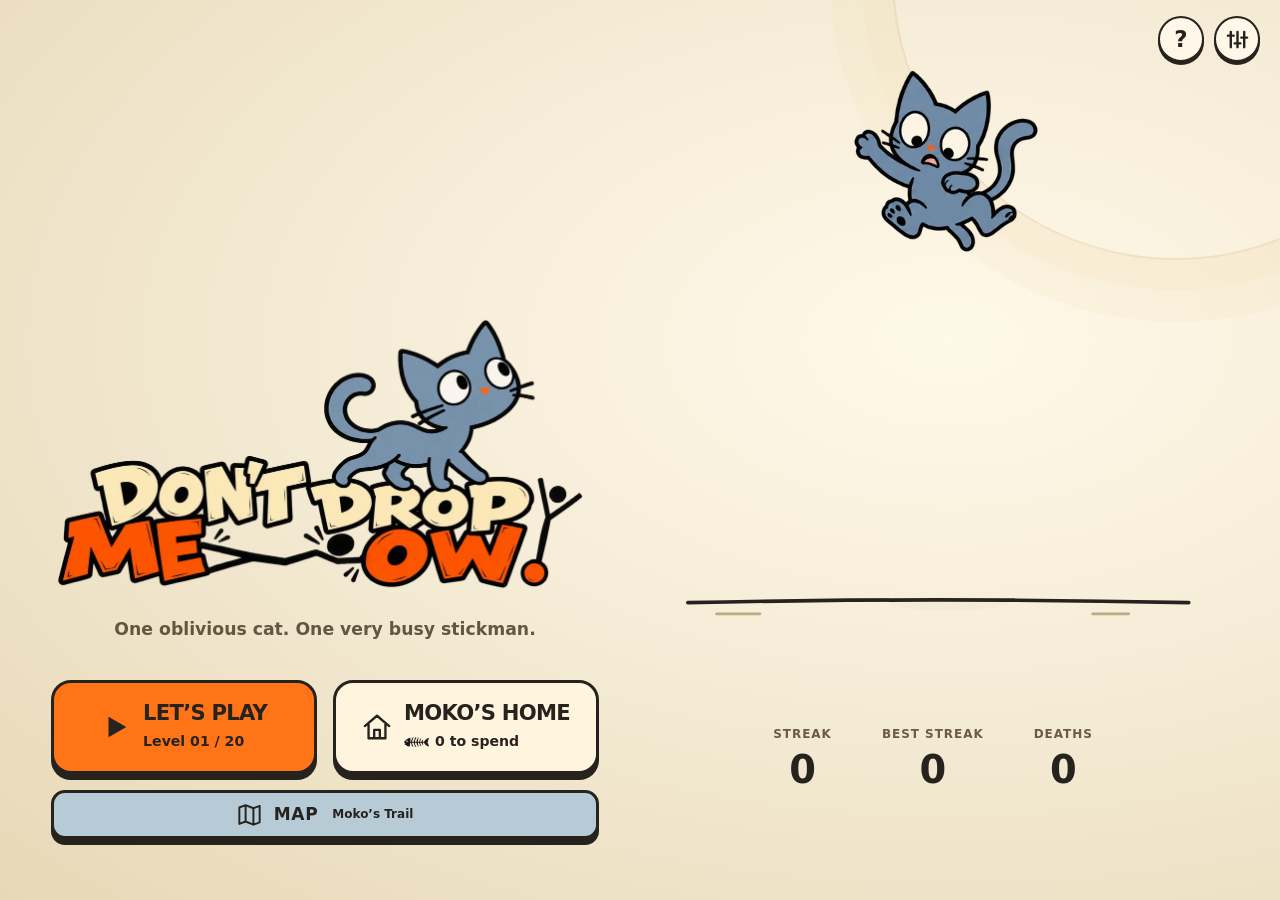
<file: index.html>
<!doctype html>
<html lang="en">
  <head>
    <meta charset="UTF-8" />
    <meta name="viewport" content="width=device-width, initial-scale=1.0, viewport-fit=cover, user-scalable=no" />
    <meta name="theme-color" content="#0b1020" />
    <link rel="icon" type="image/png" href="./images/icon.png" />
    <link rel="apple-touch-icon" href="./images/icon.png" />
    <meta name="robots" content="noindex, nofollow" />
    <meta name="description" content="DDMO — a Snappy Fox Games title." />
    <title>Don't Drop Me-Ow!</title>
    <script type="module" crossorigin src="./assets/index-BuWSFHKC.js"></script>
    <link rel="stylesheet" crossorigin href="./assets/index-BkdxqSCH.css">
  </head>
  <body>
    <div id="root"></div>
  </body>
</html>
</file>
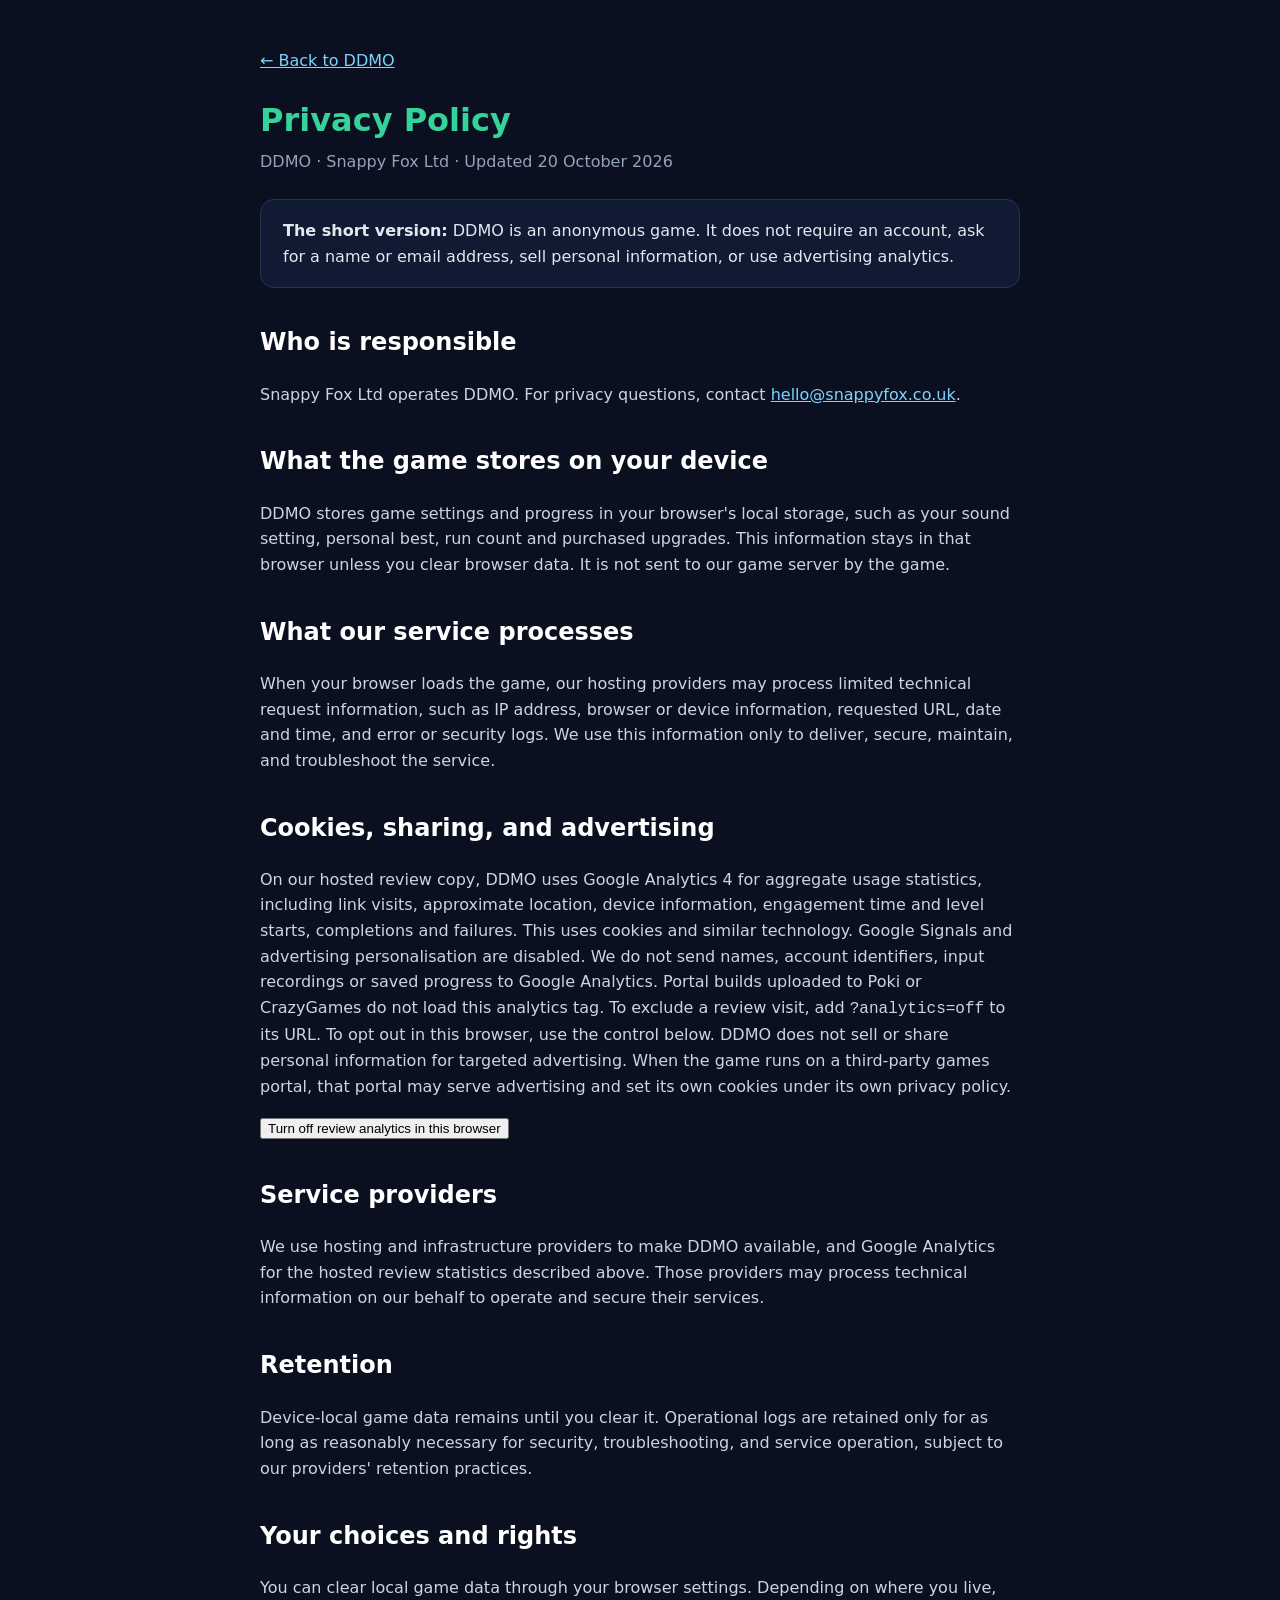
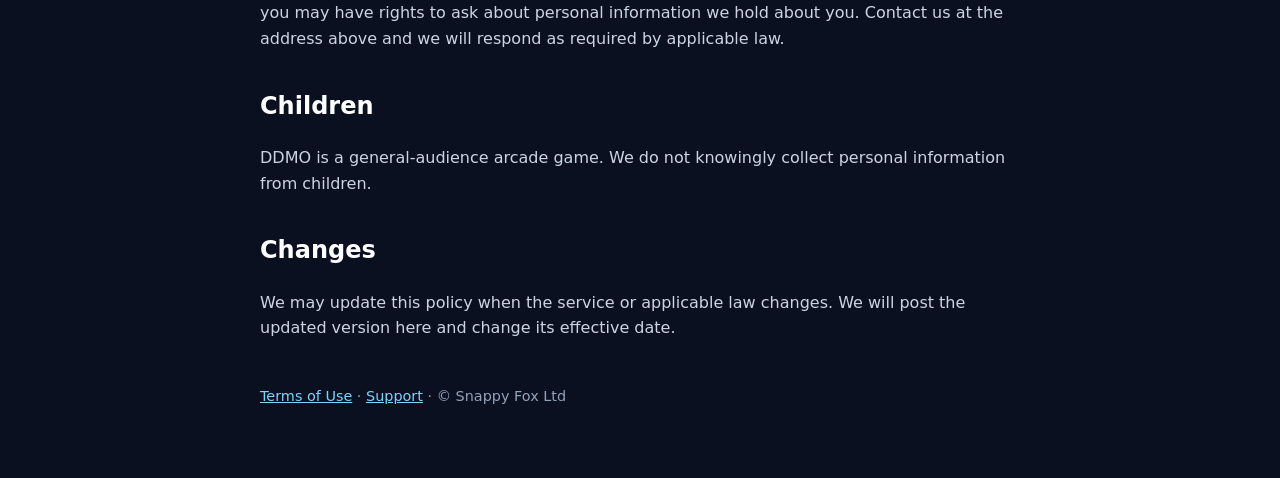
<file: privacy.html>
<!doctype html>
<html lang="en">
  <head>
    <meta charset="utf-8" />
    <meta name="viewport" content="width=device-width, initial-scale=1" />
    <meta name="theme-color" content="#0b1020" />
    <link rel="icon" type="image/png" href="./images/icon.png" />
    <link rel="canonical" href="https://snappyfoxgames.co.uk/privacy" />
    <meta name="description" content="How DDMO handles browser storage and limited technical information." />
    <title>DDMO Privacy Policy</title>
    <style>body{margin:0;background:#0b1020;color:#e2e8f0;font:16px/1.6 system-ui,-apple-system,"Segoe UI",sans-serif}main{max-width:760px;margin:auto;padding:48px 24px 72px}a{color:#7dd3fc}h1{color:#34d399;margin-bottom:0}h2{margin-top:2.2rem;color:#fff}p,li{color:#cbd5e1}.eyebrow{color:#94a3b8;margin-top:.2rem}.card{background:#111a33;border:1px solid #263555;border-radius:14px;padding:18px 22px;margin:24px 0}footer{margin-top:44px;color:#94a3b8;font-size:.9rem}</style>
  </head>
  <body>
    <main>
      <a href="./">← Back to DDMO</a>
      <h1>Privacy Policy</h1>
      <p class="eyebrow">DDMO · Snappy Fox Ltd · Updated 20 October 2026</p>
      <div class="card"><strong>The short version:</strong> DDMO is an anonymous game. It does not require an account, ask for a name or email address, sell personal information, or use advertising analytics.</div>

      <h2>Who is responsible</h2>
      <p>Snappy Fox Ltd operates DDMO. For privacy questions, contact <a href="mailto:hello@snappyfox.co.uk">hello@snappyfox.co.uk</a>.</p>

      <h2>What the game stores on your device</h2>
      <p>DDMO stores game settings and progress in your browser's local storage, such as your sound setting, personal best, run count and purchased upgrades. This information stays in that browser unless you clear browser data. It is not sent to our game server by the game.</p>

      <h2>What our service processes</h2>
      <p>When your browser loads the game, our hosting providers may process limited technical request information, such as IP address, browser or device information, requested URL, date and time, and error or security logs. We use this information only to deliver, secure, maintain, and troubleshoot the service.</p>

      <h2>Cookies, sharing, and advertising</h2>
      <p>On our hosted review copy, DDMO uses Google Analytics 4 for aggregate usage statistics, including link visits, approximate location, device information, engagement time and level starts, completions and failures. This uses cookies and similar technology. Google Signals and advertising personalisation are disabled. We do not send names, account identifiers, input recordings or saved progress to Google Analytics. Portal builds uploaded to Poki or CrazyGames do not load this analytics tag. To exclude a review visit, add <code>?analytics=off</code> to its URL. To opt out in this browser, use the control below. DDMO does not sell or share personal information for targeted advertising. When the game runs on a third-party games portal, that portal may serve advertising and set its own cookies under its own privacy policy.</p>

      <p><button id="analytics-optout" type="button">Turn off review analytics in this browser</button> <span id="analytics-status" role="status"></span></p>
      <script>
        document.getElementById("analytics-optout").addEventListener("click", function () {
          try { localStorage.setItem("sfg-analytics-opt-out", "true"); document.getElementById("analytics-status").textContent = "Review analytics off. Reload any open game tab."; }
          catch (_) { document.getElementById("analytics-status").textContent = "Browser storage is unavailable. Use ?analytics=off on the game URL."; }
        });
      </script>
      <h2>Service providers</h2>
      <p>We use hosting and infrastructure providers to make DDMO available, and Google Analytics for the hosted review statistics described above. Those providers may process technical information on our behalf to operate and secure their services.</p>

      <h2>Retention</h2>
      <p>Device-local game data remains until you clear it. Operational logs are retained only for as long as reasonably necessary for security, troubleshooting, and service operation, subject to our providers' retention practices.</p>

      <h2>Your choices and rights</h2>
      <p>You can clear local game data through your browser settings. Depending on where you live, you may have rights to ask about personal information we hold about you. Contact us at the address above and we will respond as required by applicable law.</p>

      <h2>Children</h2>
      <p>DDMO is a general-audience arcade game. We do not knowingly collect personal information from children.</p>

      <h2>Changes</h2>
      <p>We may update this policy when the service or applicable law changes. We will post the updated version here and change its effective date.</p>
      <footer><a href="./terms.html">Terms of Use</a> · <a href="./support.html">Support</a> · © Snappy Fox Ltd</footer>
    </main>
  </body>
</html>
</file>
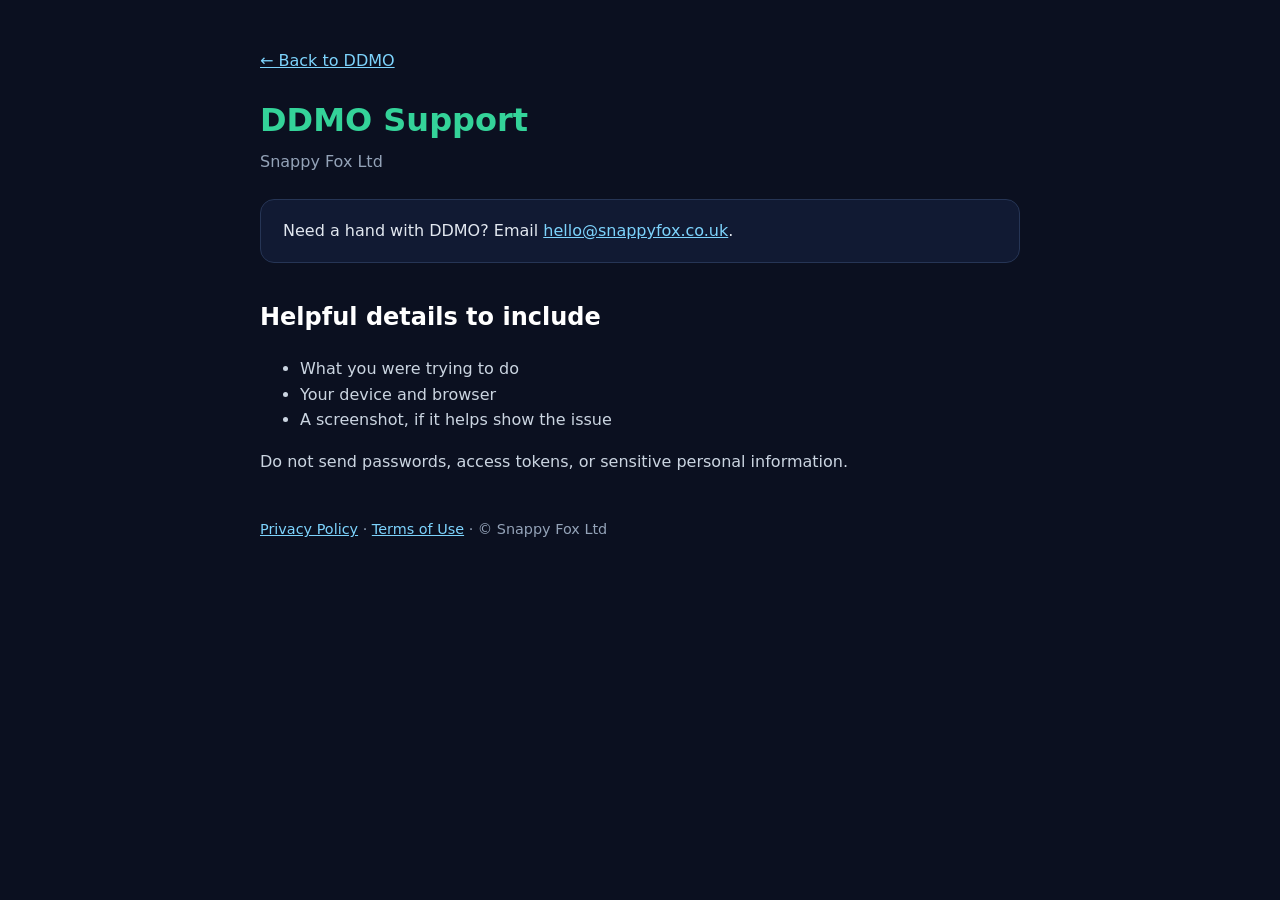
<file: support.html>
<!doctype html>
<html lang="en">
  <head>
    <meta charset="utf-8" />
    <meta name="viewport" content="width=device-width, initial-scale=1" />
    <meta name="theme-color" content="#0b1020" />
    <link rel="icon" type="image/png" href="./images/icon.png" />
    <link rel="canonical" href="https://snappyfoxgames.co.uk/support" />
    <meta name="description" content="DDMO support and contact information from Snappy Fox Ltd." />
    <title>DDMO Support</title>
    <style>body{margin:0;background:#0b1020;color:#e2e8f0;font:16px/1.6 system-ui,-apple-system,"Segoe UI",sans-serif}main{max-width:760px;margin:auto;padding:48px 24px 72px}a{color:#7dd3fc}h1{color:#34d399;margin-bottom:0}h2{margin-top:2.2rem;color:#fff}p,li{color:#cbd5e1}.eyebrow{color:#94a3b8;margin-top:.2rem}.card{background:#111a33;border:1px solid #263555;border-radius:14px;padding:18px 22px;margin:24px 0}footer{margin-top:44px;color:#94a3b8;font-size:.9rem}</style>
  </head>
  <body>
    <main>
      <a href="./">← Back to DDMO</a>
      <h1>DDMO Support</h1>
      <p class="eyebrow">Snappy Fox Ltd</p>
      <div class="card">Need a hand with DDMO? Email <a href="mailto:hello@snappyfox.co.uk">hello@snappyfox.co.uk</a>.</div>
      <h2>Helpful details to include</h2>
      <ul><li>What you were trying to do</li><li>Your device and browser</li><li>A screenshot, if it helps show the issue</li></ul>
      <p>Do not send passwords, access tokens, or sensitive personal information.</p>
      <footer><a href="./privacy.html">Privacy Policy</a> · <a href="./terms.html">Terms of Use</a> · © Snappy Fox Ltd</footer>
    </main>
  </body>
</html>
</file>
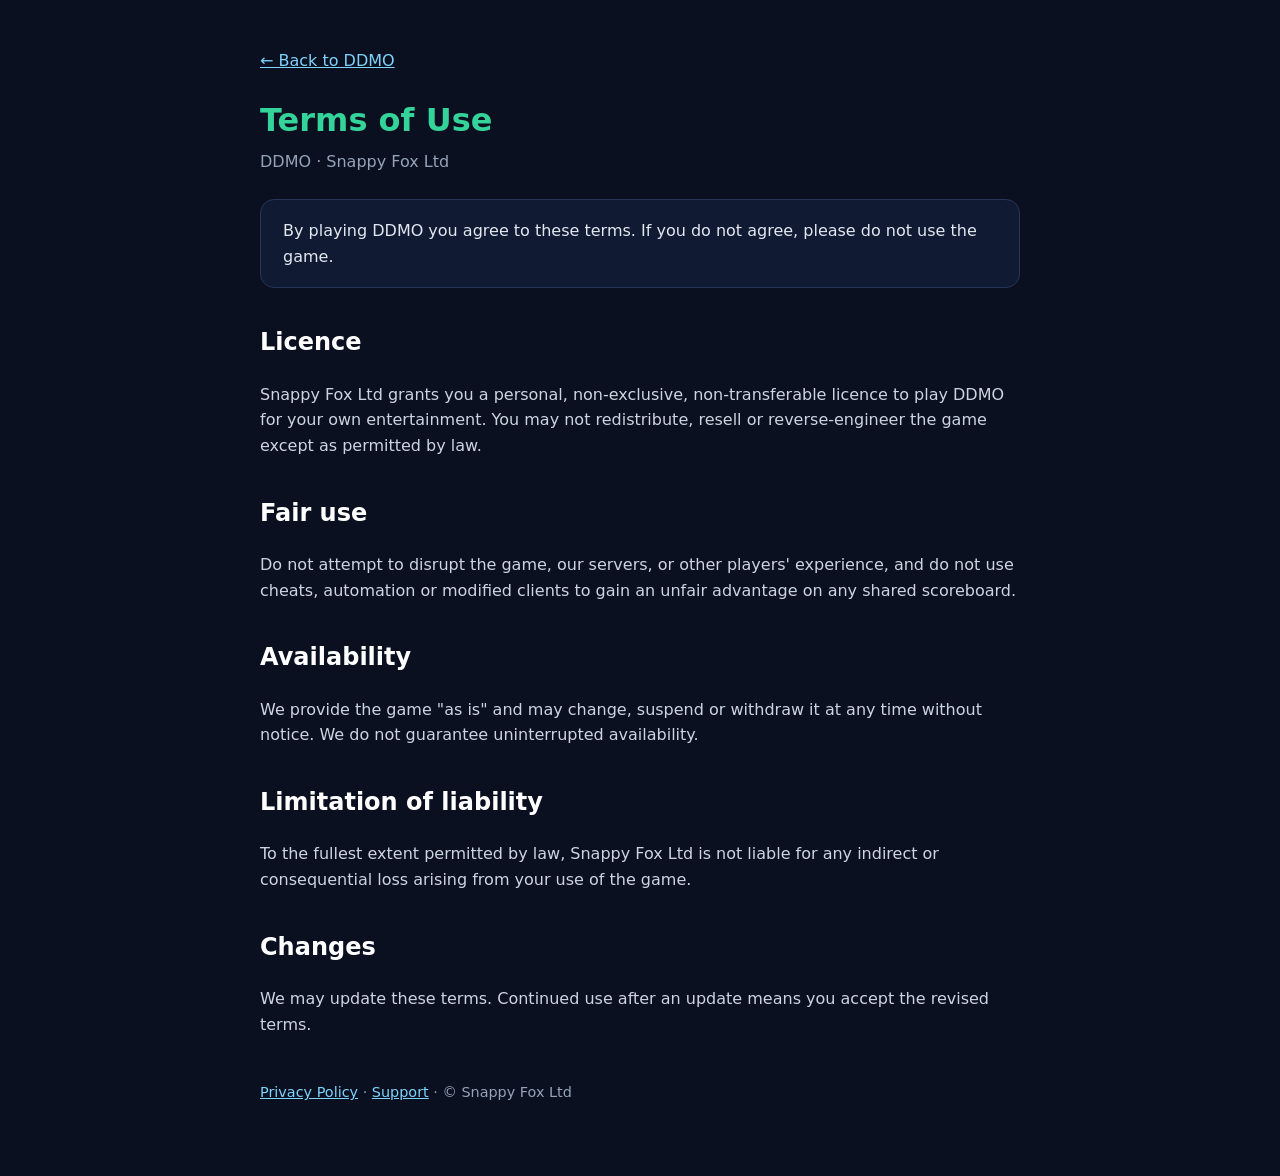
<file: terms.html>
<!doctype html>
<html lang="en">
  <head>
    <meta charset="utf-8" />
    <meta name="viewport" content="width=device-width, initial-scale=1" />
    <meta name="theme-color" content="#0b1020" />
    <link rel="icon" type="image/png" href="./images/icon.png" />
    <link rel="canonical" href="https://snappyfoxgames.co.uk/terms" />
    <meta name="description" content="Terms of use for DDMO by Snappy Fox Ltd." />
    <title>DDMO Terms of Use</title>
    <style>body{margin:0;background:#0b1020;color:#e2e8f0;font:16px/1.6 system-ui,-apple-system,"Segoe UI",sans-serif}main{max-width:760px;margin:auto;padding:48px 24px 72px}a{color:#7dd3fc}h1{color:#34d399;margin-bottom:0}h2{margin-top:2.2rem;color:#fff}p,li{color:#cbd5e1}.eyebrow{color:#94a3b8;margin-top:.2rem}.card{background:#111a33;border:1px solid #263555;border-radius:14px;padding:18px 22px;margin:24px 0}footer{margin-top:44px;color:#94a3b8;font-size:.9rem}</style>
  </head>
  <body>
    <main>
      <a href="./">← Back to DDMO</a>
      <h1>Terms of Use</h1>
      <p class="eyebrow">DDMO · Snappy Fox Ltd</p>
      <div class="card">By playing DDMO you agree to these terms. If you do not agree, please do not use the game.</div>

      <h2>Licence</h2>
      <p>Snappy Fox Ltd grants you a personal, non-exclusive, non-transferable licence to play DDMO for your own entertainment. You may not redistribute, resell or reverse-engineer the game except as permitted by law.</p>

      <h2>Fair use</h2>
      <p>Do not attempt to disrupt the game, our servers, or other players' experience, and do not use cheats, automation or modified clients to gain an unfair advantage on any shared scoreboard.</p>

      <h2>Availability</h2>
      <p>We provide the game "as is" and may change, suspend or withdraw it at any time without notice. We do not guarantee uninterrupted availability.</p>

      <h2>Limitation of liability</h2>
      <p>To the fullest extent permitted by law, Snappy Fox Ltd is not liable for any indirect or consequential loss arising from your use of the game.</p>

      <h2>Changes</h2>
      <p>We may update these terms. Continued use after an update means you accept the revised terms.</p>
      <footer><a href="./privacy.html">Privacy Policy</a> · <a href="./support.html">Support</a> · © Snappy Fox Ltd</footer>
    </main>
  </body>
</html>
</file>
<file: assets/index-BkdxqSCH.css>
:root{--bg: #cfc0a0;--panel: #e7dabd;--panel-2: #efe6cf;--line: #b8a77e;--text: #26231f;--muted: #6f6450;--accent: #e8622a;--accent-2: #3a352d;--danger: #b8452a}*{box-sizing:border-box}html,body,#root{height:100%;margin:0}body{background:var(--bg);color:var(--text);font:16px/1.5 system-ui,-apple-system,Segoe UI,sans-serif;-webkit-font-smoothing:antialiased}.app-shell{height:100%;display:flex;align-items:center;justify-content:center;padding:16px}.menu,.panel,.game-frame{width:min(100%,520px);height:min(100%,900px);background:var(--panel);border:1px solid var(--line);border-radius:20px;overflow:hidden;position:relative;display:flex;flex-direction:column}.is-game .game-frame{width:min(100%,1280px,calc((100dvh - 32px) * 16 / 9));height:auto;aspect-ratio:16 / 9}@media(orientation:portrait){.app-shell.is-game{padding:0}.is-game .game-frame{width:100%;height:100%;aspect-ratio:auto;border:none;border-radius:0}}.menu{padding:32px 24px;gap:20px}.menu-head h1{margin:0;font-size:40px;letter-spacing:.02em}.menu-head p{margin:6px 0 0;color:var(--muted)}.menu-modes{display:flex;flex-direction:column;gap:12px;flex:1}.mode-card{display:flex;flex-direction:column;gap:4px;text-align:left;padding:16px 18px;border-radius:14px;border:1px solid var(--line);background:var(--panel-2);color:var(--text);cursor:pointer;transition:transform .08s ease,border-color .12s ease}.mode-card:hover{border-color:var(--accent);transform:translateY(-1px)}.mode-label{font-weight:700;font-size:18px}.mode-blurb{color:var(--muted);font-size:14px}.mode-controls{color:var(--accent-2);font-size:12px;letter-spacing:.04em}.mode-best{color:var(--accent);font-size:12px;font-weight:700}.menu-foot{display:flex;gap:10px}.menu-best{margin:0;color:var(--muted);font-size:13px;text-align:center}button{font:inherit}.primary,.ghost,.danger{padding:10px 16px;border-radius:12px;border:1px solid var(--line);cursor:pointer}.primary{background:var(--accent);color:#efe6cf;border-color:transparent;font-weight:700}.primary:disabled{opacity:.4;cursor:not-allowed}.ghost{background:transparent;color:var(--text);flex:1}.danger{background:var(--danger);color:#fff;border-color:transparent}.panel{padding:28px 24px;gap:16px;overflow-y:auto}.panel h1{margin:0}.row{display:flex;align-items:center;justify-content:space-between;gap:12px;padding:12px 0;border-bottom:1px solid var(--line)}.currency{color:var(--accent);font-weight:700;margin:0}.upgrade-list{list-style:none;margin:0;padding:0;display:flex;flex-direction:column;gap:12px}.upgrade{display:flex;align-items:center;justify-content:space-between;gap:12px;padding:14px;border:1px solid var(--line);border-radius:12px;background:var(--panel-2)}.upgrade-info{display:flex;flex-direction:column;gap:2px}.upgrade-info span{color:var(--muted);font-size:13px}.upgrade-info em{color:var(--accent-2);font-size:12px;font-style:normal}.game-frame{background:var(--bg)}.game-loading{flex:1;display:flex;align-items:center;justify-content:center;color:var(--muted)}.run-recovery{position:absolute;inset:0;z-index:20;display:grid;place-items:center;padding:24px;background:#e7dabdf5}.run-recovery-card{width:min(100%,360px);text-align:center}.run-recovery.is-loading .run-recovery-card{visibility:hidden;animation:run-wait-notice 0s 1.2s forwards}@keyframes run-wait-notice{to{visibility:visible}}.run-recovery-card b{display:block;font-size:clamp(22px,4vw,30px)}.run-recovery-card p{margin:12px 0 24px;color:var(--muted)}.run-recovery-card button{display:block;width:100%;min-height:48px;margin-top:12px;border:2px solid var(--text);border-radius:12px;background:var(--panel-2);color:var(--text);font:inherit;font-weight:800;cursor:pointer}.run-recovery-card .run-recovery-primary{background:var(--accent);color:#fff7e7}.run-recovery-card button:focus-visible{outline:3px solid var(--accent);outline-offset:4px}@media(max-height:420px){.run-recovery{padding:12px}.run-recovery-card p{margin:6px 0 10px}}.game-canvas{flex:1;min-height:0}.game-canvas canvas{display:block;width:100%!important;height:100%!important}.game-exit{position:absolute;top:30px;right:36px;padding:8px 14px;border:none;border-radius:2px;background:#26231f;color:#efe6cf;font-size:16px;font-weight:700;letter-spacing:.02em;cursor:pointer;transition:transform .08s ease}.game-exit:hover{transform:translateY(-1px)}.game-pause{position:absolute;inset:0;display:flex;flex-direction:column;align-items:center;justify-content:center;gap:14px;background:#26231f73;color:#efe6cf;letter-spacing:.04em;pointer-events:none;user-select:none;-webkit-user-select:none;z-index:3}.game-pause b{font-size:30px;font-weight:700}.game-pause span{font-size:15px;color:#cfc3a8}.game-hud{position:absolute;top:0;left:0;right:0;display:flex;align-items:center;gap:16px;padding:calc(8px + env(safe-area-inset-top)) calc(12px + env(safe-area-inset-right)) 8px calc(16px + env(safe-area-inset-left));color:#e7dabd;font-weight:700;letter-spacing:.02em;user-select:none;-webkit-user-select:none;z-index:4}.game-hud-tag{font-size:17px}.game-hud-bones{display:flex;align-items:center;gap:7px;font-size:17px}.game-hud-bones img{width:26px;height:auto;display:block}.game-hud-bones b{font-weight:700;min-width:1.1em;animation:game-hud-pop .28s ease}@keyframes game-hud-pop{0%{transform:scale(1)}40%{transform:scale(1.5)}to{transform:scale(1)}}.game-hud-gap{flex:1}.game-hud-btn{appearance:none;border:none;border-radius:0;background:transparent;color:#e7dabd;font:inherit;font-size:17px;letter-spacing:.02em;padding:12px 14px;cursor:pointer;transition:transform .08s ease}.game-hud-btn:hover{transform:translateY(-1px)}.game-hud .game-exit{position:static;top:auto;right:auto;padding:12px 14px;border-radius:0;background:transparent;color:#e7dabd;font-size:17px}.overlay{position:absolute;inset:0;background:#e7dabdf0;display:flex;flex-direction:column;align-items:center;justify-content:center;gap:12px;padding:24px;text-align:center}.overlay h2{margin:0;font-size:30px}.overlay-score{margin:0;font-size:20px;color:var(--text)}.overlay-best{margin:0;color:var(--accent);font-weight:700}.overlay-actions{display:flex;gap:10px;width:100%;max-width:320px}.is-home .home-frame,.home-frame{width:min(100%,1280px);aspect-ratio:16 / 9;background:var(--panel);border:1px solid var(--line);border-radius:20px;overflow:hidden;position:relative;cursor:default}.home-room{position:absolute;inset:0;width:100%;height:100%}.home-hud{position:absolute;top:0;left:0;right:0;display:flex;justify-content:space-between;align-items:flex-start;padding:24px 30px;pointer-events:none}.home-hud .game-exit{pointer-events:auto;position:static}.home-bones{background:#26231f;color:#efe6cf;font-weight:700;font-size:20px;padding:8px 16px;border-radius:2px;display:inline-flex;align-items:center;gap:8px}.bone-glyph{width:20px;height:20px;object-fit:contain;vertical-align:-4px;display:inline-block}.home-hotspot{position:absolute;transform:translate(-50%,-50%);width:64px;height:64px;background:none;border:none;cursor:pointer;padding:0}.home-hotspot-ring{position:absolute;inset:8px;border:3px dashed var(--accent);border-radius:50%;opacity:.7;animation:hotspot-pulse 1.6s ease-in-out infinite}.home-hotspot-tag{position:absolute;bottom:-14px;left:50%;transform:translate(-50%);background:#26231f;color:#efe6cf;font-size:13px;font-weight:700;padding:2px 8px;border-radius:8px;white-space:nowrap;display:inline-flex;align-items:center;gap:4px}.home-hotspot-tag .bone-glyph{width:14px;height:14px;vertical-align:0}.home-owned-tag{position:absolute;transform:translate(-50%,-50%);width:56px;height:56px;background:none;border:none;cursor:pointer;padding:0}.home-owned-ring{border-color:#26231f;opacity:.28}.home-owned-tag:hover .home-owned-ring{opacity:.6}.home-item-hit{position:absolute;background:none;border:none;padding:0}.home-item-hit:active{cursor:grabbing}.home-toast{position:absolute;left:50%;bottom:92px;transform:translate(-50%);background:#26231f;color:#efe6cf;font-size:14px;font-weight:600;padding:8px 16px;border-radius:12px;pointer-events:none;z-index:6}@keyframes hotspot-pulse{0%,to{transform:scale(1);opacity:.7}50%{transform:scale(1.18);opacity:.35}}.home-sections{display:flex;gap:6px;pointer-events:auto;background:#26231f;padding:4px;border-radius:12px}.home-section-tab{background:none;border:none;color:#efe6cf8c;font-weight:700;font-size:14px;letter-spacing:.08em;padding:7px 14px;border-radius:9px;cursor:pointer}.home-section-tab.is-active{background:#e7dabd;color:#26231f}.home-card{position:absolute;left:50%;bottom:6%;transform:translate(-50%);width:min(520px,92%);background:#efe6cf;border:3px solid #26231f;border-radius:16px;display:flex;gap:18px;padding:16px 18px;align-items:stretch;box-shadow:0 10px #26231f47,0 22px 44px #26231f4d;animation:home-card-in .22s cubic-bezier(.2,1.4,.5,1) both;z-index:4}@keyframes home-card-in{0%{transform:translate(-50%) translateY(18px) scale(.96);opacity:0}to{transform:translate(-50%) translateY(0) scale(1);opacity:1}}.home-card-art{flex:0 0 128px;background:#26231f;border-radius:12px;display:flex;align-items:center;justify-content:center;padding:10px;position:relative}.home-card-art:after{content:"";position:absolute;left:14px;right:14px;bottom:14px;height:5px;background:#e7dabd;border-radius:3px;opacity:.85}.home-card-art img{max-width:100%;max-height:108px;object-fit:contain;image-rendering:auto}.home-card-art-empty{color:#efe6cf;font-size:40px;font-weight:800}.home-card-art-swatch{width:76px;height:76px;border:3px solid #26231f;border-radius:10px}.home-card-art-swatchrow{display:flex;gap:8px}.home-card-art-swatchrow i{width:30px;height:30px;border:3px solid #26231f;border-radius:8px}.home-card-swatches{display:flex;flex-wrap:wrap;gap:7px;padding-top:6px;border-top:1px solid var(--line)}.home-card-swatch{width:28px;height:28px;border:3px solid #26231f;border-radius:8px;cursor:pointer;padding:0}.home-card-swatch.is-picked{outline:3px solid #e8622a;outline-offset:2px}.home-card-body{flex:1;display:flex;flex-direction:column;gap:5px;min-width:0}.home-card-body strong{font-size:22px;letter-spacing:.03em;text-transform:uppercase}.home-card-pips{display:flex;align-items:center;gap:5px}.home-card-pips i{width:9px;height:9px;border-radius:50%;border:2px solid #26231f;background:transparent}.home-card-pips i.on{background:#e8622a;border-color:#e8622a}.home-card-pips em{font-style:normal;font-size:12px;font-weight:700;color:var(--muted);letter-spacing:.05em;margin-left:4px;text-transform:uppercase}.home-card-blurb{font-size:14px;color:var(--muted);font-style:italic}.home-card-chain{font-size:12px;font-weight:700;color:var(--accent-2);letter-spacing:.03em}.home-card-alt{background:none;border:none;padding:0 2px;font:inherit;font-weight:700;color:var(--accent);cursor:pointer;text-decoration:underline dotted;text-underline-offset:2px}.home-card-owned{display:flex;flex-direction:column;gap:3px;padding-top:4px;border-top:1px solid var(--line)}.home-card-owned-row{display:flex;align-items:center;justify-content:space-between;gap:10px;font-size:13px;text-transform:capitalize}.home-card-inuse{font-style:normal;font-size:11px;font-weight:800;color:var(--muted);letter-spacing:.06em;text-transform:uppercase}.home-card-equip{flex:none;padding:3px 12px;font-size:11px;font-weight:800;border-radius:7px}.home-card-actions{display:flex;gap:10px;margin-top:auto;padding-top:8px}.home-card-buy{display:inline-flex;align-items:center;gap:7px}.bone-ico{width:15px;height:15px}.home-continue{position:absolute;right:30px;bottom:26px;display:flex;flex-direction:column;align-items:flex-end;gap:6px;z-index:3}.home-continue-btn{font-size:17px}.home-continue.is-cta{left:50%;right:auto;bottom:112px;transform:translate(-50%);align-items:center}.home-prompt{position:absolute;left:50%;top:56%;transform:translate(-50%,-50%);text-align:center;z-index:3;pointer-events:none}.home-prompt-copy{margin:0;font-size:17px;font-style:italic;color:var(--muted)}.home-prompt-skip{margin:8px 0 0;font-size:14px;font-weight:700;color:var(--accent);animation:home-skip-pulse 1.6s ease-in-out infinite}.home-next{position:absolute;right:30px;bottom:26px;margin:0;padding:9px 16px;background:var(--text);color:#f2ead6;border-radius:10px;font-size:14px;font-weight:800;letter-spacing:.04em;z-index:3;pointer-events:none}.home-skip{position:absolute;right:30px;bottom:26px;margin:0;color:var(--muted);font-size:14px;font-weight:700;z-index:3;animation:home-skip-pulse 1.6s ease-in-out infinite;pointer-events:none}.home-skip b{color:var(--accent)}@keyframes home-skip-pulse{0%,to{opacity:.65}50%{opacity:1}}.home-menu{position:absolute;top:0;right:0;bottom:0;width:min(348px,92%);background:#efe6cf;border-left:3px solid #26231f;display:flex;flex-direction:column;z-index:5;box-shadow:-8px 0 24px #26231f1a}.home-menu-heading{display:flex;justify-content:space-between;align-items:center;gap:10px;padding:10px 14px 0;background:#26231f;color:#efe6cf;font-size:12px;font-weight:800;letter-spacing:.08em}.home-menu-close{display:inline-flex;align-items:center;justify-content:center;gap:8px;min-height:44px;padding:7px 10px;color:#efe6cf;background:transparent;border:1px solid #8c8169;border-radius:10px;font-size:11px;font-weight:700;cursor:pointer}.home-menu-close span{font-size:24px;line-height:1}.home-menu-tabs{display:grid;grid-template-columns:repeat(2,minmax(0,1fr));gap:5px;padding:8px 12px 12px;border-bottom:2px solid #26231f;background:#26231f}.home-menu-tabs .home-section-tab{min-height:44px;font-size:12px;padding:8px;letter-spacing:.05em;color:#c8bea7}.home-menu-tabs .home-section-tab.is-active{color:#26231f}.home-menu button:focus-visible{outline:3px solid #e8622a;outline-offset:-3px}.home-menu-list{flex:1;min-height:0;overflow-y:auto;overscroll-behavior:contain;padding:12px;display:flex;flex-direction:column;gap:8px}.home-menu-row{display:flex;align-items:center;flex-shrink:0;min-height:72px;gap:12px;padding:10px 12px;background:#f8f1df;border:1px solid #d5c7a5;border-radius:12px;color:#26231f;cursor:pointer;text-align:left;font-size:15px}.home-menu-row:hover{border-color:#9a8562}.home-menu-row.is-available{border-color:#d99157;background:#fff5dd;box-shadow:inset 3px 0 #e8622a}.home-menu-row.is-available .home-menu-price{padding:7px 9px;border-radius:9px;background:#e8622a;color:#26231f}.home-menu-row.is-short{background:#e8dfca;color:#665e50}.home-menu-row.is-short .home-menu-thumb{opacity:.45}.home-menu-row.is-locked{background:#e3d8bf;border-style:dashed;color:#665e50}.home-menu-row.is-locked .home-menu-thumb{opacity:.3;filter:grayscale(1)}.home-menu-thumb{width:54px;height:46px;object-fit:contain;flex:none}.home-menu-text{display:flex;flex-direction:column;gap:4px;flex:1;min-width:0}.home-menu-name{font-weight:650;font-size:14px;line-height:1.3}.home-menu-state{font-size:12px;line-height:1.4;color:#5f5546}.home-menu-price{font-weight:700;font-size:14px;display:inline-flex;align-items:center;gap:4px;flex:none}.home-menu-price .bone-glyph{width:15px;height:15px;vertical-align:0}.home-menu-lock{display:flex;flex-direction:column;align-items:center;gap:5px;flex-shrink:0}.home-menu-lock>span{display:inline-flex;align-items:center;gap:3px;font-size:12px;font-weight:700}.home-menu-lock .bone-glyph{width:13px;height:13px}.home-menu-sub{margin:10px 4px 2px;font-size:11px;font-weight:800;letter-spacing:.09em;text-transform:uppercase;color:#5f5546}.home-menu-more{margin:6px 0;padding:12px 10px;border-top:1px solid #c6b795;text-align:center;font-size:12px;color:#5f5546}.home-menu-empty{margin:18px 10px;font-size:13px;color:#5f5546;text-align:center}.home-menu-foot{margin:0;padding:0;font-size:12px;color:#5f5546;text-align:center}.home-menu-footer{flex-shrink:0;display:grid;gap:10px;padding:12px 14px max(14px,env(safe-area-inset-bottom));background:#efe6cf;border-top:1px solid #c6b795}.home-menu-continue{width:100%;min-height:46px;font-size:14px;background:#bc4314;color:#fff8e9}@media(max-width:860px){.home-menu{position:fixed;inset:auto 0 0;width:auto;height:min(68dvh,620px);max-height:calc(100dvh - 12px);border-left:none;border-top:3px solid #26231f;border-radius:18px 18px 0 0;overflow:hidden;z-index:12}.home-menu-tabs{grid-template-columns:repeat(4,minmax(0,1fr));gap:3px}.home-menu-tabs .home-section-tab{font-size:10px;padding:6px 3px;letter-spacing:.02em}}@media(max-width:860px)and (max-height:480px){.home-menu{height:calc(100dvh - 12px)}}.home-empty{position:absolute;left:30px;bottom:26px;margin:0;font-size:15px;font-style:italic;color:var(--muted)}.home-naming{position:absolute;inset:0;background:#e7dabde0;display:flex;flex-direction:column;align-items:center;justify-content:center;gap:6px;text-align:center}.home-naming .home-naming-skip{position:absolute;top:122px;left:0;right:0;margin:0;font-size:15px;font-weight:800;letter-spacing:.08em;text-transform:uppercase;color:var(--accent)}.home-naming p{margin:0;font-size:22px;color:var(--text)}.home-naming-mark{width:min(360px,72vw);height:auto;margin:6px 0}.home-naming-arrow{width:72px;height:72px;margin-top:6px;animation:naming-bob 1.1s ease-in-out infinite}.home-naming-upgrades{font-size:17px}@keyframes naming-bob{0%,to{transform:translateY(0)}50%{transform:translateY(10px)}}.menu-controls{display:flex;gap:12px;justify-content:center;margin:14px 0 4px}.ctrl-card{display:flex;align-items:center;gap:10px;padding:10px 14px;border:2px solid #26231f;border-radius:8px;background:#f2ead6}.ctrl-text{font-size:13px;font-weight:600;color:#26231f}.ctrl-glyph{position:relative;width:64px;height:36px;flex:none}.ctrl-pointer{position:absolute;left:2px;top:8px;width:0;height:0;border-left:7px solid transparent;border-right:7px solid transparent;border-bottom:14px solid #e8622a;transform:rotate(-30deg)}.ctrl-dash{position:absolute;left:18px;top:16px;width:22px;border-top:2px dashed #26231f}.ctrl-stick{position:absolute;right:4px;top:2px;width:4px;height:26px;background:#26231f;border-radius:2px}.ctrl-stick:before{content:"";position:absolute;top:-8px;left:-4px;width:12px;height:12px;border-radius:50%;background:#26231f}.ctrl-gap{position:absolute;left:4px;right:4px;bottom:2px;height:14px;border-left:16px solid #26231f;border-right:16px solid #26231f}.ctrl-bridge{position:absolute;left:10px;right:10px;bottom:12px;height:5px;background:#26231f;border-radius:3px;transform:rotate(-6deg)}@media(max-width:620px),(max-height:480px){.home-card{position:fixed;inset:auto 0 0;transform:none;width:100%;max-height:62vh;overflow-y:auto;border-radius:16px 16px 0 0;border-width:3px 0 0;animation:none;z-index:20}.home-card-art{flex-basis:96px}.home-card-art img{max-height:80px}.home-continue{right:14px;bottom:14px}.home-hud{padding:12px 14px}}@media(orientation:portrait)and (max-width:620px){.is-home .home-frame,.home-frame{align-self:flex-start;margin-top:4px}.home-hud{position:fixed;top:calc(56.25vw + 10px);left:0;right:0;padding:0 10px;flex-wrap:wrap;row-gap:8px;align-items:center}.home-hud .home-sections{order:3;flex-basis:100%;justify-content:center;gap:3px}.home-hud .home-section-tab{font-size:11px;padding:6px 8px;letter-spacing:.04em}.home-hud .home-bones{font-size:16px;padding:6px 12px}.home-continue{position:fixed;top:calc(56.25vw + 104px);left:0;right:0;bottom:auto;align-items:center}.home-naming{position:fixed}.home-prompt{top:30%;left:0;right:0;transform:translateY(-50%)}}.home-upgrades{position:relative;pointer-events:auto}.home-upgrades-button{min-height:44px;padding:10px 18px;border:2px solid #26231f;border-radius:12px;background:#26231f;color:#efe6cf;font-weight:800;letter-spacing:.06em}.home-upgrades-button span{margin-left:10px}.home-sections-reveal{position:absolute;top:calc(100% + 6px);left:50%;transform:translate(-50%);width:max-content;max-width:calc(100vw - 20px);flex-wrap:wrap;justify-content:center;animation:home-upgrades-open .22s ease-out both;box-shadow:0 6px 16px #26231f30}.home-sections-reveal .home-section-tab{color:#efe6cf;min-height:44px}@keyframes home-upgrades-open{0%{opacity:0;translate:0 -10px}to{opacity:1;translate:0 0}}.home-paint-card .home-card-body,.home-food-card .home-card-body{width:100%}.home-paint-help{font-size:14px;line-height:1.45;margin:8px 0}.home-wall-choices{display:grid;grid-template-columns:repeat(3,1fr);gap:6px;margin:10px 0}.home-wall-choices button{min-height:60px;padding:8px 4px;border:2px solid #b9a879;background:transparent;color:#26231f;border-radius:9px;font-weight:700}.home-wall-choices small{display:block;font-size:11px;font-weight:400;margin-top:4px}.home-wall-choices .is-picked{background:#26231f;color:#efe6cf;border-color:#26231f}.home-paint-colours{display:flex;flex-wrap:wrap;gap:8px;margin:12px 0}.home-paint-colours button{min-height:64px;min-width:64px;border:2px solid transparent;background:transparent;color:#26231f;border-radius:8px;display:grid;justify-items:center;gap:4px;padding:5px;font-size:12px}.home-paint-colours button span{width:36px;height:30px;border:1px solid #26231f66;border-radius:5px;font-size:22px}.home-paint-colours .is-picked{border-color:#26231f;background:#e5d5af}.home-cream-glow{filter:sepia(.8) saturate(2) hue-rotate(280deg)}.home-cream-sparkles{animation:home-cream-sparkle .6s ease-in-out infinite alternate}@keyframes home-cream-sparkle{0%{opacity:.3}to{opacity:1}}@media(orientation:portrait)and (max-width:620px){.home-upgrades{position:static}.home-sections-reveal{top:50px;left:10px;right:10px;width:auto;max-width:none;transform:none}.home-continue{top:calc(56.25vw + 152px)}}@media(prefers-reduced-motion:reduce){.home-sections-reveal,.home-cream-sparkles{animation:none}}.home-menu-colour-preview{display:flex;gap:3px;width:54px;flex-shrink:0}.home-menu-colour-preview i{width:16px;height:32px;border:1px solid #26231f55;border-radius:4px}.home-moko-drinking{animation:home-lapping .45s ease-in-out infinite alternate}@keyframes home-lapping{0%{translate:0 0}to{translate:0 2px}}@media(prefers-reduced-motion:reduce){.home-moko-drinking{animation:none}}.home-furniture-settle{animation:home-furniture-settle .22s cubic-bezier(.2,.65,.3,1) both}.home-decoration-settle{animation:home-decoration-settle .18s ease-out both}@keyframes home-furniture-settle{0%{transform:translateY(-5px) scale(.99,1.01)}45%{transform:scale(1.018,.975)}78%{transform:scale(.997,1.005)}to{transform:none}}@keyframes home-decoration-settle{0%{transform:scale(.985);opacity:.8}to{transform:none;opacity:1}}.home-paint-wipe-mask{transform-box:fill-box;transform-origin:right center;animation:home-paint-wipe .32s cubic-bezier(.22,.65,.3,1) both}@keyframes home-paint-wipe{0%{transform:scaleX(1)}to{transform:scaleX(0)}}@media(prefers-reduced-motion:reduce){.home-furniture-settle,.home-decoration-settle{animation:none}.home-paint-wipe-mask{animation:none;transform:scaleX(0)}}.app-shell.is-menu{padding:0;background:#efe6cf}.premiere-menu{--menu-orange: #ff7417;position:relative;isolation:isolate;width:100%;height:100%;display:grid;grid-template-columns:minmax(0,1fr) minmax(0,1.08fr);grid-template-rows:minmax(0,1fr) auto;align-items:center;column-gap:clamp(12px,3vw,60px);padding:clamp(20px,4vw,64px);padding-top:clamp(24px,4vh,48px);overflow:hidden;background:radial-gradient(ellipse at 74% 38%,#fff9e9 0,#f4ebd5 48%,#e7d8b6)}.premiere-menu:before{content:"";position:absolute;z-index:-1;width:44vw;height:44vw;min-width:320px;min-height:320px;border:2px solid #d9bd8f55;border-radius:50%;top:-24vw;right:-14vw;box-shadow:0 0 0 30px #e3c69918,0 0 0 62px #e3c69918}.premiere-brand{grid-column:1;grid-row:1;align-self:end;padding-bottom:clamp(16px,3vh,36px)}.premiere-logo{display:block;width:100%;max-width:660px;height:auto;margin-inline:auto;object-fit:contain}.premiere-brand p{margin:16px 0 0;font-size:clamp(13px,1.35vw,20px);font-weight:550;text-align:center;color:#635744}.premiere-tools{position:absolute;top:max(16px,env(safe-area-inset-top));right:max(20px,env(safe-area-inset-right));display:flex;gap:10px;z-index:5}.premiere-tools button{width:46px;height:46px;padding:10px;background:#fff8e8;border:2px solid #26231f;border-radius:50%;color:#26231f;box-shadow:0 3px #26231f;font-size:23px;font-weight:800;cursor:pointer;display:grid;place-items:center;line-height:1}.premiere-tools svg{width:23px;fill:none;stroke:currentColor;stroke-width:2.5;stroke-linecap:round}.menu-theatre{grid-column:2;grid-row:1;align-self:end;width:100%;max-height:100%;pointer-events:none;overflow:hidden}.menu-theatre svg{display:block;width:100%;height:auto;max-height:min(62vh,540px)}.premiere-actions{grid-column:1;grid-row:2;display:grid;grid-template-columns:1fr 1fr;gap:16px;padding:10px 0 max(10px,env(safe-area-inset-bottom));align-self:start}.premiere-actions button{border:3px solid #26231f;border-radius:20px;padding:18px 14px;min-height:94px;color:#26231f;box-shadow:0 6px #26231f;display:flex;align-items:center;justify-content:center;gap:12px;text-align:left;cursor:pointer;transition:transform .12s ease,box-shadow .12s ease}.premiere-play{background:var(--menu-orange)}.premiere-home{background:#fff5df}.premiere-actions button:hover{transform:translateY(-2px);box-shadow:0 8px #26231f}.premiere-actions button:active{transform:translateY(4px);box-shadow:0 2px #26231f}.premiere-actions button>svg{width:30px;min-width:25px;fill:none;stroke:currentColor;stroke-width:2.5;stroke-linejoin:round;stroke-linecap:round}.premiere-play>svg{fill:#26231f!important;stroke:none!important}.premiere-actions strong{display:block;font-size:clamp(15px,1.65vw,25px);font-weight:900;line-height:1.1;letter-spacing:-.035em;white-space:nowrap}.premiere-actions small{display:flex;align-items:center;gap:6px;margin-top:7px;font-size:clamp(11px,1.1vw,15px);font-weight:600}.premiere-actions small img{width:25px;height:16px;object-fit:contain}.premiere-affordable{display:inline-block;width:8px;height:8px;border-radius:50%;background:#f56b13;box-shadow:0 0 0 3px #ffd4a2;margin-left:4px}.premiere-complete{grid-column:1/-1;text-align:center;font-size:12px;color:#6c5b42}.premiere-records{grid-column:2;grid-row:2;display:flex;align-items:center;justify-content:center;margin:16px 0;padding:0 15px;gap:clamp(16px,4vw,50px);text-align:center}.premiere-records>div{min-width:50px}.premiere-records dt{color:#6c5b42;font-size:clamp(9px,1vw,12px);letter-spacing:.08em;font-weight:800;white-space:nowrap}.premiere-records dd{font-size:clamp(24px,3vw,42px);font-weight:850;line-height:1.2;margin:4px 0 0;font-variant-numeric:tabular-nums}.premiere-help{position:absolute;z-index:10;right:24px;top:80px;width:min(430px,calc(100% - 48px));background:#fff6df;border:3px solid #26231f;border-radius:20px;padding:25px;box-shadow:0 8px #26231f22}.premiere-help h2{font-size:23px;margin:0 22px 20px 0}.premiere-help p{font-size:15px}.premiere-help>.primary{background:#ff7417;color:#26231f;border:2px solid #26231f;margin-top:8px;font-weight:800}.premiere-help-close{position:absolute;right:12px;top:8px;width:44px;height:44px;background:transparent;border:0;font-size:30px;cursor:pointer}.premiere-menu button:focus-visible{outline:3px solid #417eaa;outline-offset:5px}@media(orientation:portrait){.premiere-menu{grid-template-columns:1fr;grid-template-rows:minmax(100px,.85fr) minmax(130px,1fr) auto auto;gap:8px;padding:50px 22px max(20px,env(safe-area-inset-bottom))}.premiere-brand{grid-column:1;grid-row:1;align-self:center;padding:0;width:min(100%,480px);justify-self:center}.premiere-brand p{font-size:12px;margin-top:7px}.premiere-logo{max-height:28vh}.menu-theatre{grid-column:1;grid-row:2;align-self:end;max-width:600px;justify-self:center}.menu-theatre svg{max-height:34vh}.premiere-actions{grid-column:1;grid-row:3;width:min(100%,520px);justify-self:center;padding:0 0 8px;gap:12px}.premiere-actions button{min-height:80px;padding:15px 10px;border-radius:17px;gap:8px}.premiere-actions strong{font-size:clamp(13px,3.7vw,20px)}.premiere-actions small{font-size:11px}.premiere-actions button>svg{width:23px;min-width:19px}.premiere-records{grid-column:1;grid-row:4;margin:10px 0 0;gap:40px}.premiere-records dd{font-size:27px}.premiere-tools{top:max(12px,env(safe-area-inset-top));right:14px;gap:8px}.premiere-tools button{width:44px;height:44px;padding:7px;font-size:20px}.premiere-tools svg{width:21px}}@media(orientation:landscape)and (max-height:480px){.premiere-menu{padding:18px 28px 14px;gap:6px 24px}.premiere-brand{padding-bottom:10px}.premiere-logo{max-height:48vh}.premiere-brand p{font-size:11px;margin-top:5px}.menu-theatre svg{max-height:70vh}.premiere-tools{top:10px;right:15px}.premiere-tools button{width:44px;height:44px;padding:8px;font-size:19px}.premiere-actions{gap:10px;padding-top:2px}.premiere-actions button{min-height:65px;padding:9px;border-radius:14px;gap:7px}.premiere-actions strong{font-size:15px}.premiere-actions small{font-size:10px;margin-top:4px}.premiere-records{margin:5px 0}.premiere-records dd{font-size:27px}}@media(prefers-reduced-motion:reduce){.premiere-actions button{transition:none}}@media(orientation:landscape)and (max-width:760px),(orientation:portrait)and (max-width:350px){.premiere-actions button>svg{display:none}}.menu-theatre.theatre-fall,.menu-theatre.theatre-stick-fall,.menu-theatre.theatre-fall>svg,.menu-theatre.theatre-stick-fall>svg{overflow:visible}.premiere-actions .premiere-map{grid-column:1/-1;min-height:48px;padding:9px 18px;border-radius:14px;background:#b7cbd7;gap:12px}.premiere-actions .premiere-map strong{font-size:17px;letter-spacing:.04em}.premiere-actions .premiere-map span{display:flex;align-items:center;gap:14px}.premiere-actions .premiere-map small{margin:0;font-size:12px}.premiere-actions .premiere-map>svg{width:25px;height:25px}.app-shell.is-map{padding:0;background:#efe6cf}.trail-map{width:100%;height:100%;overflow:auto;overscroll-behavior:contain;padding:clamp(14px,2.5vw,36px);background:radial-gradient(ellipse at 50% 40%,#fff9e9,#f0e5cc 70%,#e4d3af);color:#26231f}.trail-header{display:flex;align-items:center;justify-content:space-between;gap:16px;max-width:1120px;margin:auto}.trail-header h1{font-size:clamp(28px,4vw,48px);line-height:1.08;margin:3px 0 0;font-weight:900;letter-spacing:-.05em}.trail-header h1 em{font-style:normal;color:#dc5717}.trail-header h1:focus{outline:none}.trail-eyebrow{margin:0;font-size:10px;letter-spacing:.18em;color:#786341;font-weight:800}.trail-back,.trail-page{min-width:46px;min-height:46px;background:#fff8e7;border:2px solid #26231f;border-radius:14px;box-shadow:0 3px #26231f;font-size:23px;font-weight:800;cursor:pointer}.trail-back{padding:8px 14px;display:flex;align-items:center;gap:8px}.trail-back span{font-size:12px;letter-spacing:.06em}.trail-bank{display:flex;align-items:center;gap:7px;font-size:25px;font-weight:850;font-variant-numeric:tabular-nums}.trail-bank img{width:35px;height:22px;object-fit:contain}.trail-bank small{font-size:13px;color:#79684c}.trail-guide{display:flex;justify-content:center;flex-wrap:wrap;gap:10px 25px;font-size:11px;color:#786341;margin:18px 0 0}.trail-guide span{display:flex;align-items:center;gap:7px}.trail-guide i{background:#f6c579;width:11px;height:11px;border:1px solid #89704b;border-radius:4px}.trail-guide img{width:22px;height:14px;object-fit:contain}.trail-board{position:relative;width:min(100%,1100px);height:clamp(340px,61vh,620px);margin:18px auto 0}.trail-decor{position:absolute;inset:0;width:100%;height:100%;pointer-events:none}.trail-node{position:absolute;transform:translate(-50%,-50%);width:clamp(52px,7.4vw,90px);height:clamp(60px,8vw,96px);background:none;border:0;padding:0;cursor:pointer;transition:filter .14s;-webkit-tap-highlight-color:transparent}.trail-flap{display:block;width:100%;height:100%;overflow:visible;filter:drop-shadow(0 4px 0 #9e805d24)}.trail-node.is-unlocked:hover .trail-flap{filter:drop-shadow(0 3px 5px #f16b173f)}.trail-node.is-unlocked:active .trail-flap{transform:translateY(2px)}.trail-node.is-locked{cursor:default}.trail-bone{position:absolute;right:-13px;top:-9px;background:#fff7df;border:1.5px solid #a68d65;border-radius:20px;padding:3px 6px;display:flex;align-items:center;gap:3px;box-shadow:0 2px #9e805d20;pointer-events:none}.trail-bone img{width:25px;height:15px;object-fit:contain}.trail-bone b{font-size:10px}.trail-moko{position:absolute;width:50px;height:45px;object-fit:contain;bottom:calc(100% - 7px);left:50%;transform:translate(-50%);pointer-events:none}.trail-footer{display:flex;justify-content:center;align-items:center;gap:22px;max-width:1100px;margin:0 auto;padding-bottom:max(10px,env(safe-area-inset-bottom))}.trail-footer div{text-align:center;min-width:180px}.trail-footer strong{display:block;font-size:13px;letter-spacing:.1em}.trail-footer small{display:block;font-size:11px;color:#786341;margin-top:4px}.trail-page:disabled{opacity:.3;cursor:default;box-shadow:none}.trail-map button:focus-visible{outline:3px solid #417eaa;outline-offset:5px;border-radius:12px}@media(max-width:600px)and (orientation:portrait){.trail-map{padding:20px 12px 12px}.trail-header{flex-wrap:wrap;gap:12px}.trail-header>div{order:3;width:100%;text-align:center}.trail-header h1{font-size:36px}.trail-back{padding:7px 12px}.trail-guide{gap:8px 18px;margin-top:15px}.trail-guide-current{display:none!important}.trail-board{height:440px;margin-top:15px}.trail-node{width:49px;height:59px}.trail-bone{right:-10px;top:-7px;padding:2px 4px;gap:2px}.trail-bone img{width:20px;height:12px}.trail-moko{width:39px;height:36px}.trail-footer{gap:15px}.trail-footer div{min-width:150px}}@media(max-height:500px)and (orientation:landscape){.premiere-actions .premiere-map{min-height:40px;padding:5px 12px}.trail-map{padding:10px 20px}.trail-header h1{font-size:28px}.trail-eyebrow{font-size:8px}.trail-back,.trail-page{min-height:44px;min-width:44px}.trail-guide{margin-top:4px;font-size:10px;gap:18px}.trail-board{height:245px;margin-top:9px}.trail-node{width:52px;height:54px}.trail-moko{width:29px;height:27px;bottom:calc(100% - 8px)}.trail-bone{top:-5px;right:-9px;padding:1px 4px}.trail-bone img{width:20px;height:12px}.trail-footer{margin-top:0}.trail-footer small{display:none}}@media(prefers-reduced-motion:reduce){.trail-node{transition:none}}@media(max-width:600px)and (orientation:portrait)and (max-height:700px){.premiere-menu{grid-template-rows:minmax(80px,.8fr) minmax(90px,1fr) auto auto;padding-top:48px;padding-bottom:12px;gap:4px}.premiere-actions{gap:10px}.premiere-actions button{min-height:66px;padding:10px 8px}.premiere-actions .premiere-map{min-height:44px;padding:6px 12px}.premiere-records{margin-top:4px}.premiere-logo{max-height:23vh}}@media(max-height:500px)and (orientation:landscape){.trail-guide{display:none}.trail-board{height:clamp(242px,calc(100dvh - 118px),300px);margin-top:6px}.trail-footer{padding-bottom:0}}.trail-node{width:clamp(44px,5.92vw,72px);height:clamp(48px,6.4vw,76.8px)}.trail-flap{overflow:visible}.trail-guide i{background:#34312b;border-color:#26231f}.trail-node.is-current{z-index:2}.trail-node.is-current .trail-flap{filter:drop-shadow(0 0 7px #ff8a2050)}.trail-node.is-current:hover .trail-flap{filter:drop-shadow(0 0 10px #ff8a2070)}.trail-bone{right:-16px;top:-12px}.trail-map .trail-header{position:relative;z-index:4}@media(max-width:600px)and (orientation:portrait){.trail-board{height:740px}.trail-node{width:49px;height:59px;display:grid;place-items:center}.trail-flap{width:80%;height:80%}.trail-bone{right:-6px;top:-2px}.trail-moko{bottom:calc(90% - 7px)}.trail-map .trail-header{position:sticky;top:-20px;padding:8px 0 12px;background:linear-gradient(#f3e9d2 86%,#f3e9d200)}}@media(max-height:500px)and (orientation:landscape){.trail-board{height:300px}.trail-node{width:52px;height:54px;display:grid;place-items:center}.trail-flap{width:80%;height:80%}.trail-bone{top:-1px;right:-4px}.trail-moko{bottom:calc(90% - 8px)}}.app-shell.is-celebration{padding:0;background:#211e19}.rescue-encore{position:relative;isolation:isolate;display:flex;flex-direction:column;width:100%;height:100%;min-height:0;overflow:hidden;background:radial-gradient(ellipse at 50% 48%,#393125,#211e19 72%);color:#f6eacb;outline:none;touch-action:manipulation;user-select:none;-webkit-user-select:none}.encore-heading{position:absolute;z-index:1;top:max(22px,env(safe-area-inset-top));left:max(22px,env(safe-area-inset-left));right:max(22px,env(safe-area-inset-right));text-align:center;pointer-events:none}.encore-kicker{display:block;color:#ff8b43;font-size:11px;font-weight:800;letter-spacing:.22em}.encore-heading h1{font-size:clamp(19px,3vw,30px);font-weight:750;line-height:1.2;margin:8px 0 0}.encore-stage{flex:1;min-height:0;display:flex;align-items:center;justify-content:center;padding:35px max(12px,env(safe-area-inset-right)) 14px max(12px,env(safe-area-inset-left))}.encore-art{display:block;width:100%;height:100%;max-width:1100px;overflow:visible;pointer-events:none}.encore-footer{flex-shrink:0;display:grid;justify-items:center;gap:9px;padding:0 max(20px,env(safe-area-inset-right)) max(20px,env(safe-area-inset-bottom)) max(20px,env(safe-area-inset-left))}.encore-footer>span{color:#cabb9d;font-size:10px;font-weight:750;letter-spacing:.14em}.encore-next{display:flex;align-items:center;justify-content:center;gap:20px;min-height:48px;min-width:210px;border:1px solid #ff9858;border-bottom:4px solid #a83f13;border-radius:13px;padding:10px 22px;background:linear-gradient(#ff842f,#ed651d);color:#211e19;font:800 14px/1.2 system-ui,sans-serif;cursor:pointer;box-shadow:0 3px #0d0b0844}.encore-next svg{width:20px;height:20px;stroke:currentColor;stroke-width:2.5;stroke-linecap:round;stroke-linejoin:round;fill:none}.encore-next:active{transform:translateY(2px);border-bottom-width:2px}.encore-next:focus-visible{outline:3px solid #fff2c9;outline-offset:4px}.encore-footer small{color:#cabb9d;font-size:11px}@media(orientation:portrait){.encore-heading{top:max(36px,env(safe-area-inset-top))}.encore-stage{padding-top:95px;padding-bottom:30px}.encore-art{width:145%;max-width:none;flex-shrink:0}.encore-footer{gap:12px;padding-bottom:max(32px,env(safe-area-inset-bottom))}}@media(orientation:landscape)and (max-height:450px){.encore-heading{top:max(10px,env(safe-area-inset-top))}.encore-heading h1{font-size:19px;margin-top:3px}.encore-kicker{font-size:9px}.encore-stage{padding-top:25px;padding-bottom:0}.encore-footer{gap:4px;padding-bottom:max(8px,env(safe-area-inset-bottom))}.encore-footer>span{display:none}.encore-next{min-height:44px;padding:8px 18px;min-width:185px}.encore-footer small{font-size:10px}}.settings-panel{overflow-y:auto;overscroll-behavior:contain;padding-bottom:max(24px,env(safe-area-inset-bottom))}.settings-scenes>span{max-width:390px}.settings-scenes small{display:block;margin-top:4px;font-size:12px;line-height:1.45;color:var(--muted)}.settings-panel input[type=checkbox]{min-width:24px;min-height:24px;margin:10px;flex-shrink:0;accent-color:var(--accent)}.settings-panel label.row{min-height:48px;cursor:pointer}
</file>
